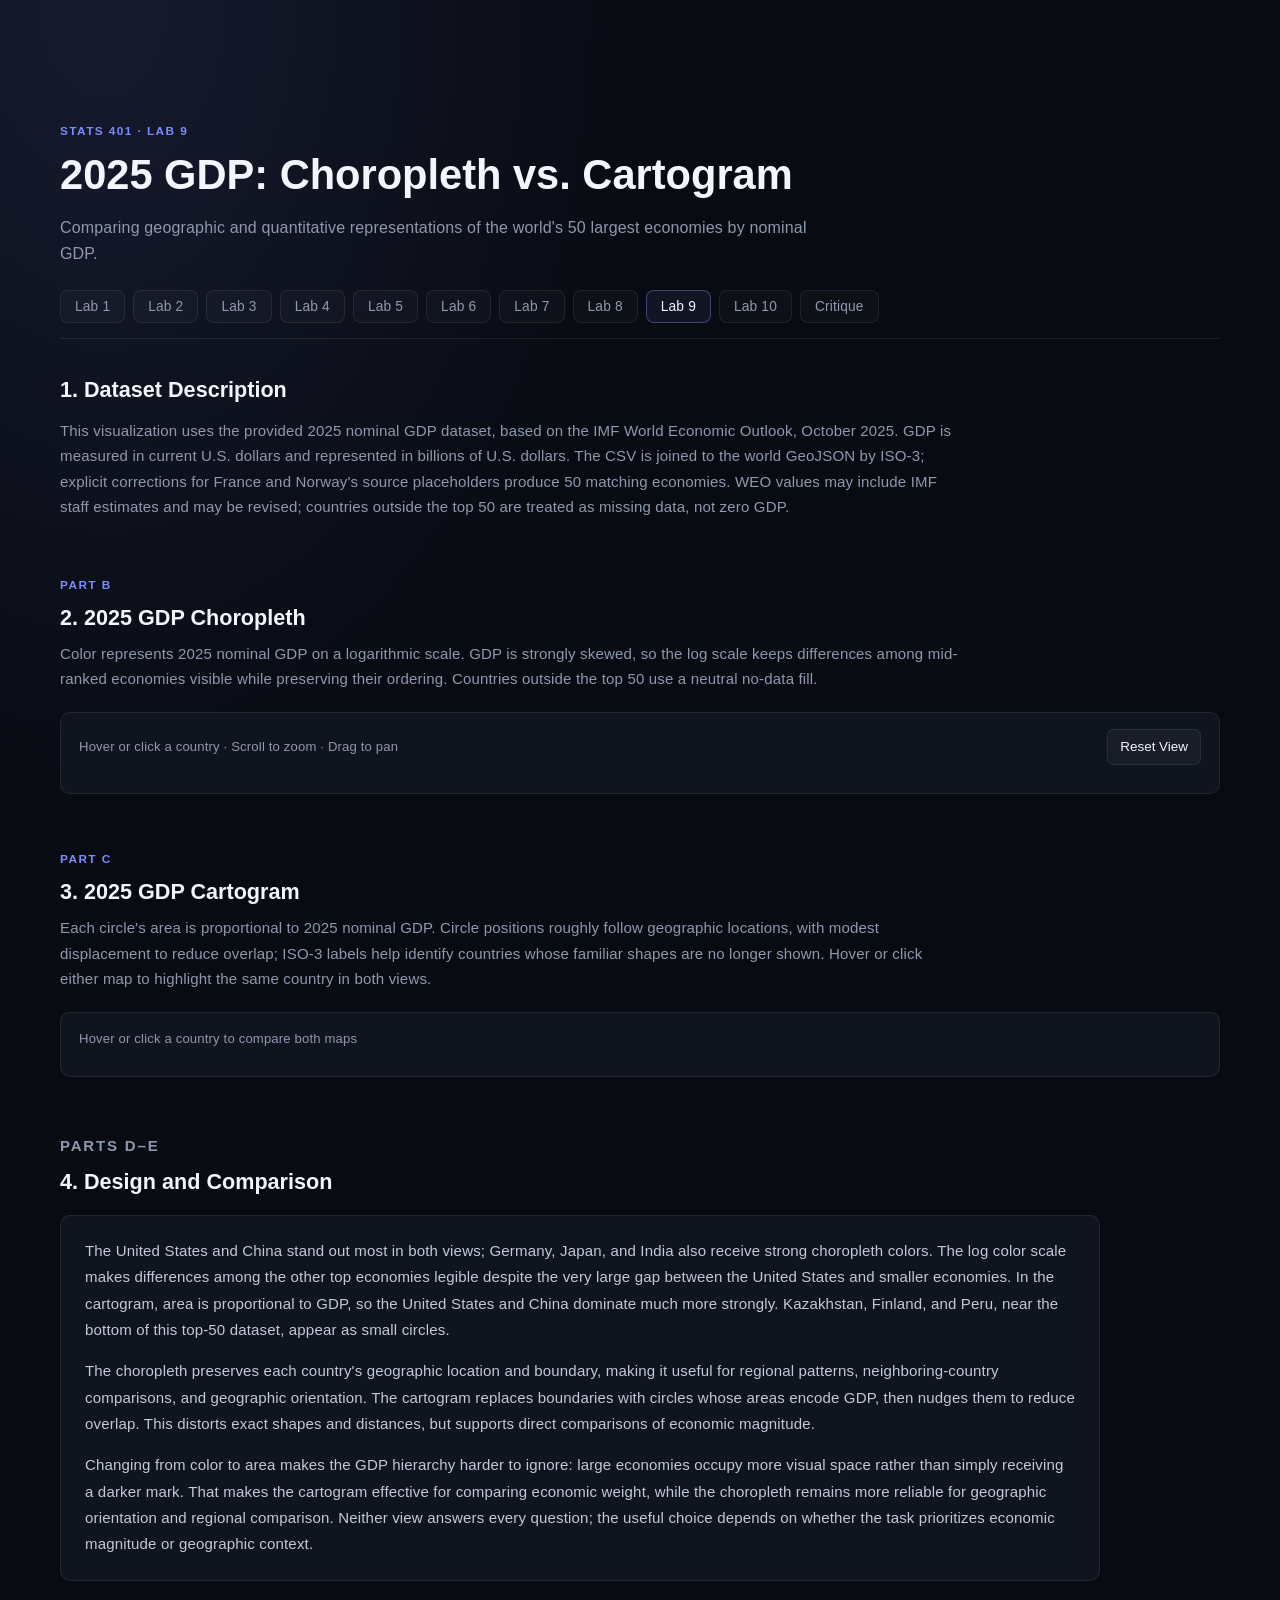
<file: stats401-labs/lab9/index.html>
<!DOCTYPE html>
<html lang="en">
<head>
    <meta charset="UTF-8">
    <meta name="viewport" content="width=device-width, initial-scale=1.0">

    <title>Lab 9 — Geospatial Visualization</title>

    <link rel="stylesheet" href="../css/style.css">
    <link rel="stylesheet" href="../css/lab9.css">

    <script src="https://d3js.org/d3.v7.min.js"></script>
</head>

<body>

    <main class="page">

        <header class="page-header">
            <p class="eyebrow">STATS 401 · LAB 9</p>
            <h1>2025 GDP: Choropleth vs. Cartogram</h1>
            <p class="subtitle">
                Comparing geographic and quantitative representations of
                the world's 50 largest economies by nominal GDP.
            </p>
        </header>
        <nav class="lab-nav" aria-label="Lab navigation">
            <a href="../lab1/index.html">Lab 1</a>
            <a href="../lab2/index.html">Lab 2</a>
            <a href="../lab3/index.html">Lab 3</a>
            <a href="../lab4/index.html">Lab 4</a>
            <a href="../lab5/index.html">Lab 5</a>
            <a href="../lab6/index.html">Lab 6</a>
            <a href="../lab7/index.html">Lab 7</a>
            <a href="../lab8/index.html">Lab 8</a>
            <a href="../lab9/index.html" aria-current="page">Lab 9</a>
            <a href="../lab10/index.html">Lab 10</a>
            <a href="../critique/index.html">Critique</a>
        </nav>

        <!-- Dataset -->
        <section class="section">
            <h2>1. Dataset Description</h2>

            <p>
                This visualization uses the provided 2025 nominal GDP dataset,
                based on the IMF World Economic Outlook, October 2025.
                GDP is measured in current U.S. dollars and represented in
                billions of U.S. dollars. The CSV is joined to the world
                GeoJSON by ISO-3; explicit corrections for France and Norway's
                source placeholders produce 50 matching economies. WEO values
                may include IMF staff estimates and may be revised; countries
                outside the top 50 are treated as missing data, not zero GDP.
            </p>
        </section>


        <!-- Choropleth -->
        <section class="section">
            <div class="section-heading">
                <div>
                    <p class="section-label">PART B</p>
                    <h2>2. 2025 GDP Choropleth</h2>
                </div>
            </div>

            <p class="description">
                Color represents 2025 nominal GDP on a logarithmic scale.
                GDP is strongly skewed, so the log scale keeps differences
                among mid-ranked economies visible while preserving their
                ordering. Countries outside the top 50 use a neutral no-data
                fill.
            </p>

            <div class="map-card">

                <div class="map-toolbar">
                    <span class="map-hint">
                        Hover or click a country · Scroll to zoom · Drag to pan
                    </span>

                    <button id="reset-choropleth">
                        Reset View
                    </button>
                </div>

                <div id="choropleth-container"></div>

                <div id="choropleth-legend"></div>

            </div>
        </section>


        <!-- Cartogram -->
        <section class="section">
            <div class="section-heading">
                <div>
                    <p class="section-label">PART C</p>
                    <h2>3. 2025 GDP Cartogram</h2>
                </div>
            </div>

            <p class="description">
                Each circle's area is proportional to 2025 nominal GDP. Circle
                positions roughly follow geographic locations, with modest
                displacement to reduce overlap; ISO-3 labels help identify
                countries whose familiar shapes are no longer shown. Hover or
                click either map to highlight the same country in both views.
            </p>

            <div class="map-card">

                <div class="map-toolbar">
                    <span class="map-hint">
                        Hover or click a country to compare both maps
                    </span>
                </div>

                <div id="cartogram-container"></div>

            </div>
        </section>


        <!-- Comparison -->
        <section class="section comparison-section">

            <p class="section-label">PARTS D–E</p>
            <h2>4. Design and Comparison</h2>

            <div class="comparison-text">

                <p>
                    The United States and China stand out most in both views;
                    Germany, Japan, and India also receive strong choropleth
                    colors. The log color scale makes differences among the
                    other top economies legible despite the very large gap
                    between the United States and smaller economies. In the
                    cartogram, area is proportional to GDP, so the United
                    States and China dominate much more strongly. Kazakhstan,
                    Finland, and Peru, near the bottom of this top-50 dataset,
                    appear as small circles.
                </p>

                <p>
                    The choropleth preserves each country's geographic location
                    and boundary, making it useful for regional patterns,
                    neighboring-country comparisons, and geographic orientation.
                    The cartogram replaces boundaries with circles whose areas
                    encode GDP, then nudges them to reduce overlap. This distorts
                    exact shapes and distances, but supports direct comparisons
                    of economic magnitude.
                </p>

                <p>
                    Changing from color to area makes the GDP hierarchy harder
                    to ignore: large economies occupy more visual space rather
                    than simply receiving a darker mark. That makes the
                    cartogram effective for comparing economic weight, while
                    the choropleth remains more reliable for geographic
                    orientation and regional comparison. Neither view answers
                    every question; the useful choice depends on whether the
                    task prioritizes economic magnitude or geographic context.
                </p>

            </div>
        </section>

    </main>

    <div id="tooltip" class="tooltip"></div>

    <script src="../js/lab9.js"></script>

</body>
</html>
</file>
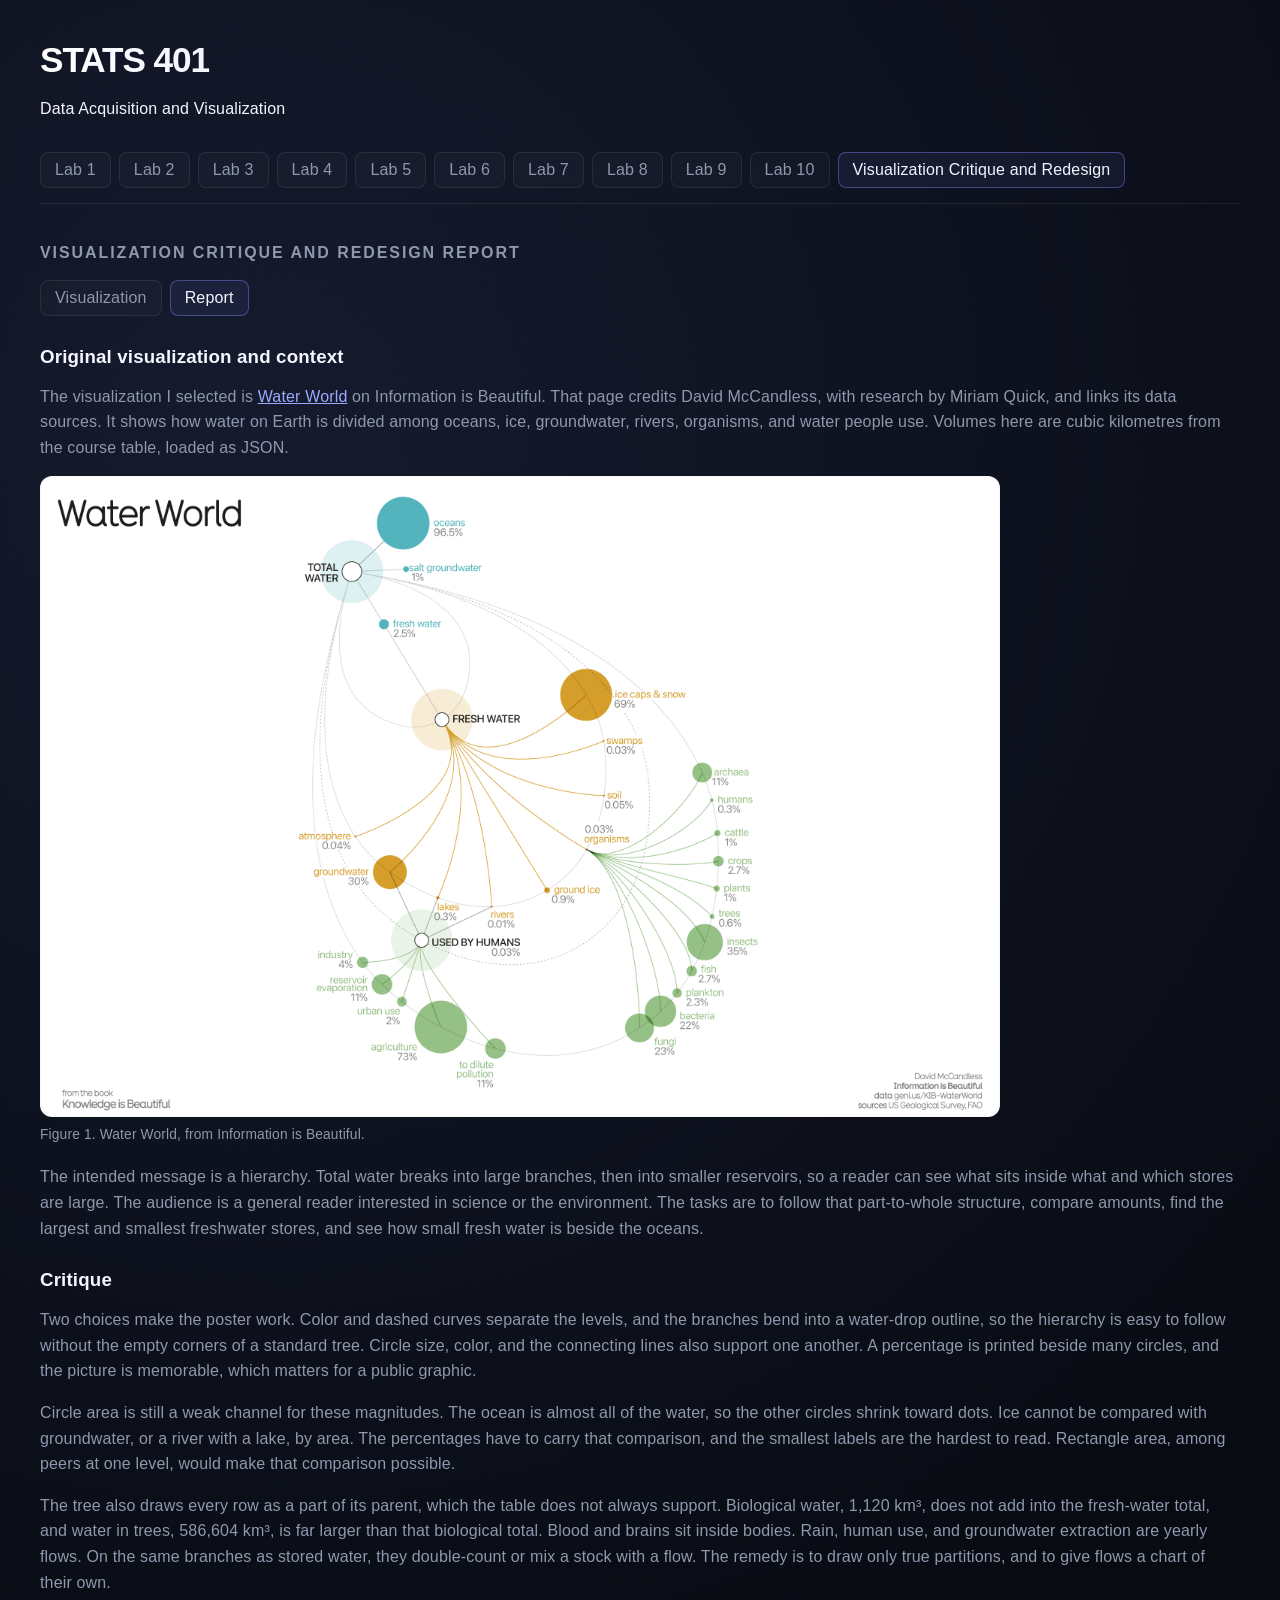
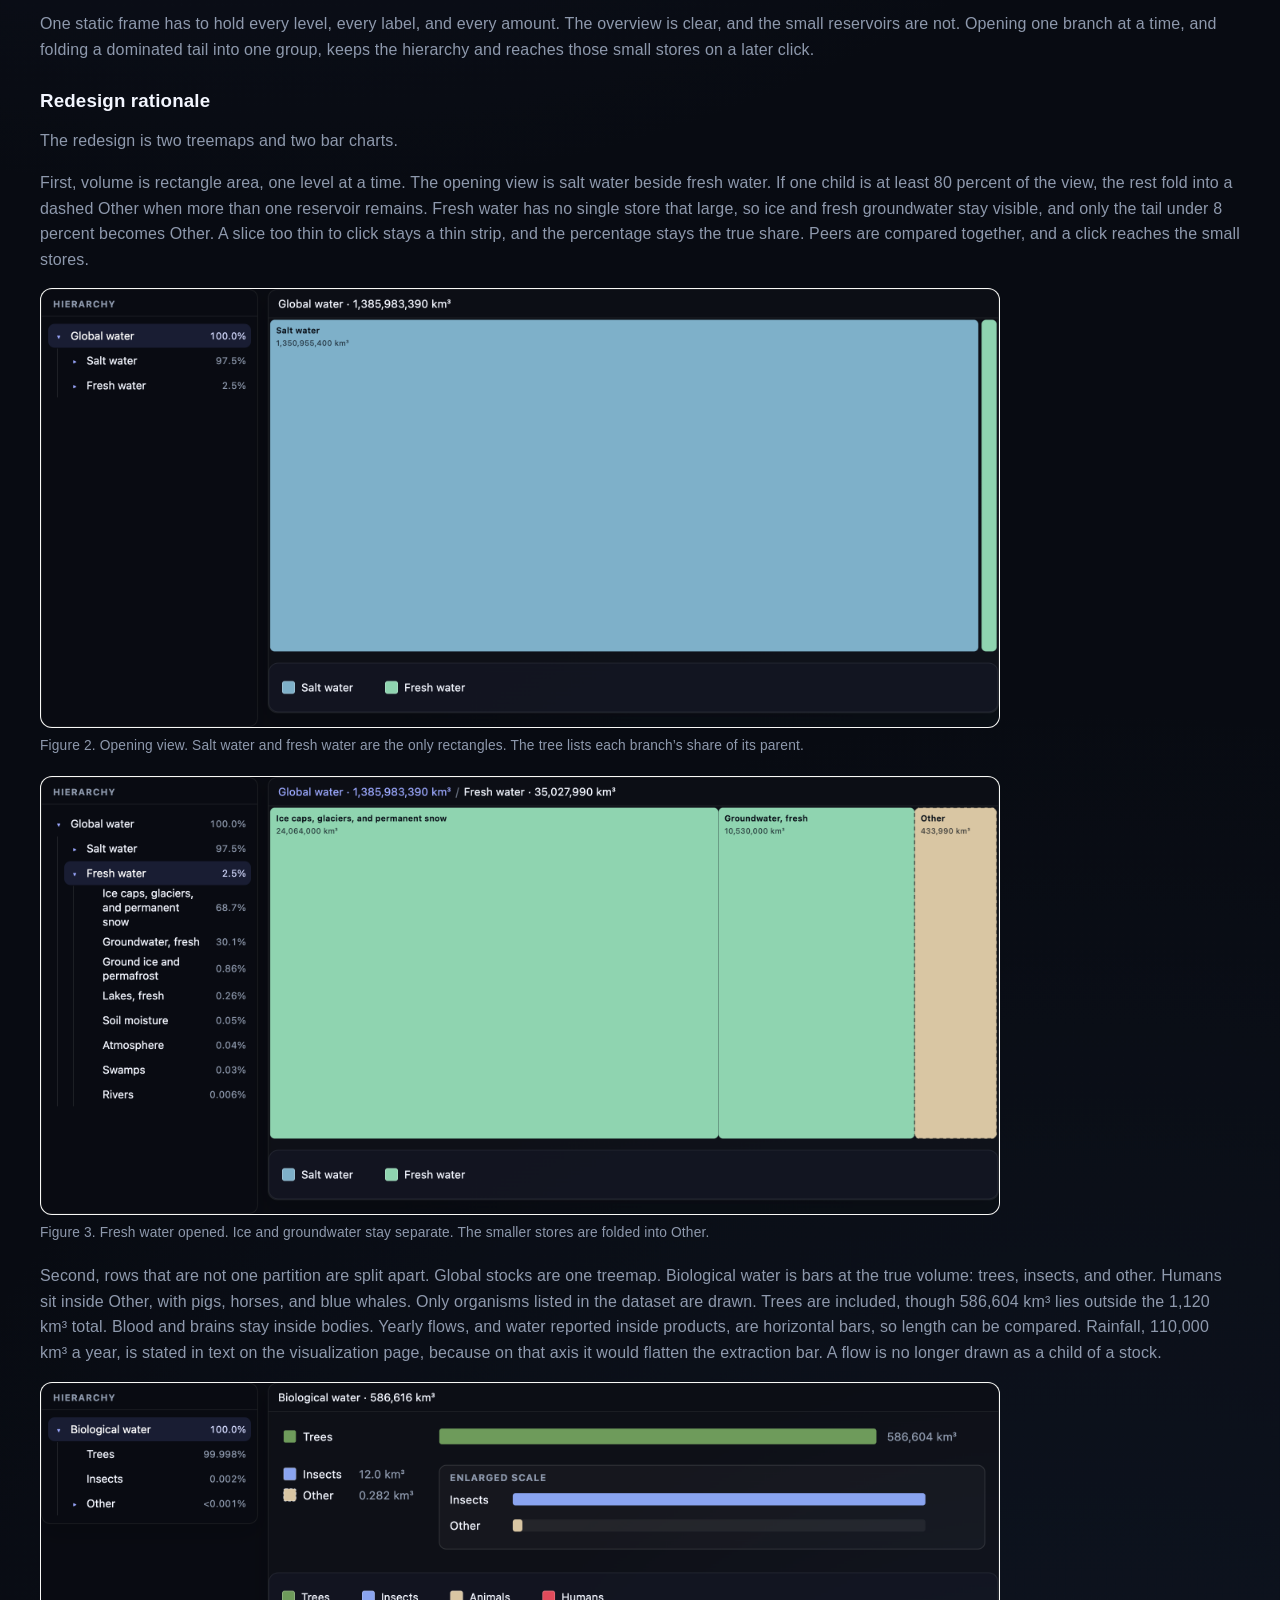
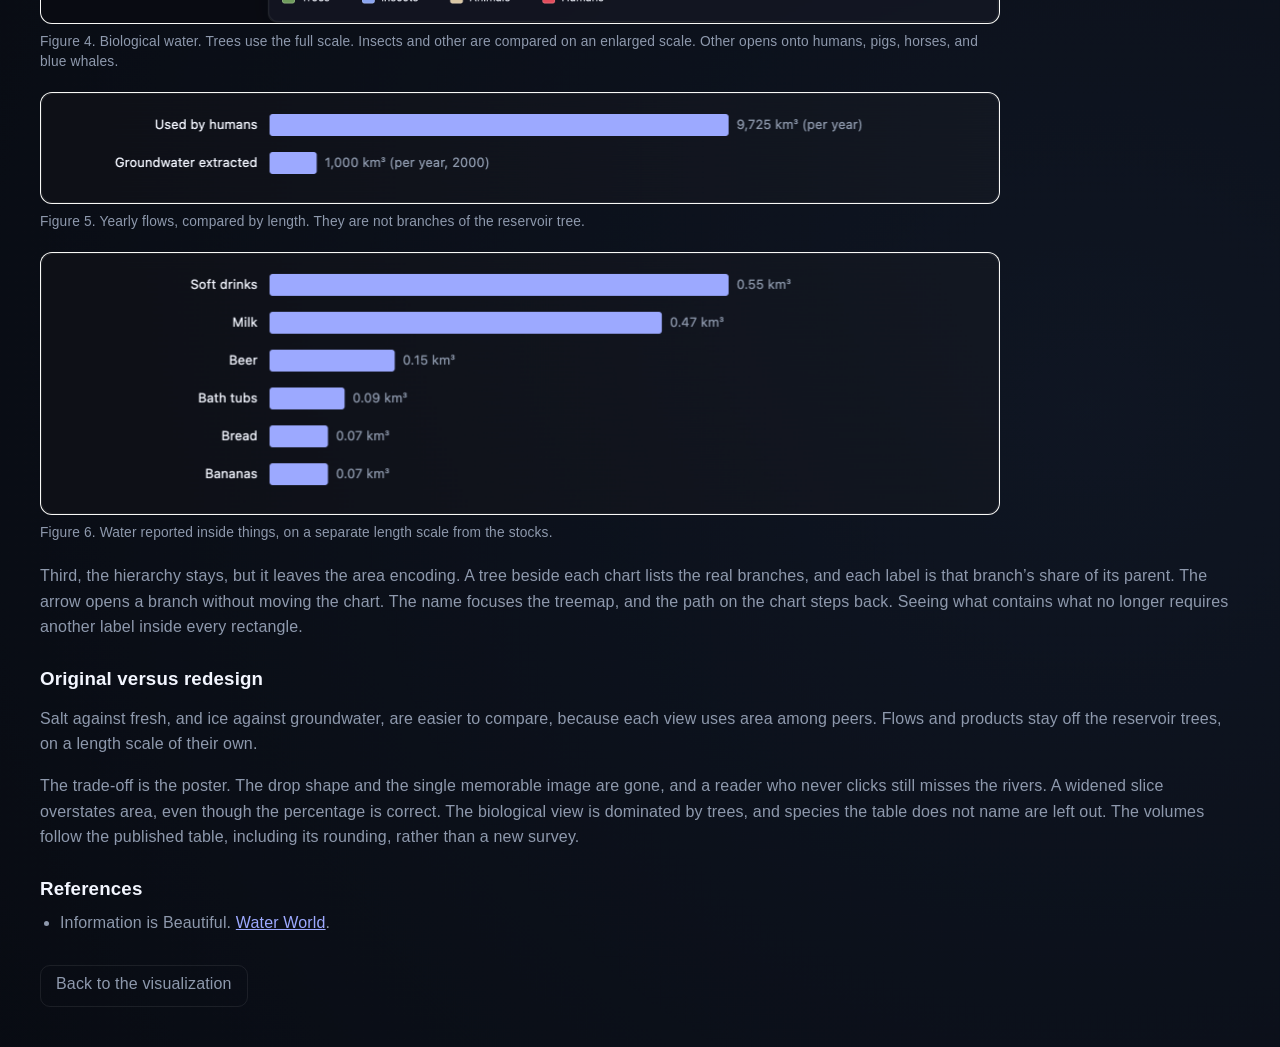
<file: stats401-labs/critique/report.html>
<!DOCTYPE html>

<html lang="en">

<head>
    <meta charset="UTF-8">
    <title>Visualization Critique and Redesign Report</title>
    <link rel="stylesheet" href="../css/style.css">
    <link rel="stylesheet" href="../css/critique.css">
</head>

<body>
    <header>
        <h1>STATS 401</h1>
        <p>Data Acquisition and Visualization</p>
    </header>
    <nav class="lab-nav">
        <a href="../lab1/index.html">Lab 1</a>
        <a href="../lab2/index.html">Lab 2</a>
        <a href="../lab3/index.html">Lab 3</a>
        <a href="../lab4/index.html">Lab 4</a>
        <a href="../lab5/index.html">Lab 5</a>
        <a href="../lab6/index.html">Lab 6</a>
        <a href="../lab7/index.html">Lab 7</a>
        <a href="../lab8/index.html">Lab 8</a>
        <a href="../lab9/index.html">Lab 9</a>
        <a href="../lab10/index.html">Lab 10</a>
        <a href="index.html" aria-current="page">Visualization Critique and Redesign</a>
    </nav>
    <main>
        <h2>Visualization Critique and Redesign Report</h2>
        <nav class="part-nav" aria-label="Project parts">
            <a href="index.html">Visualization</a>
            <a href="report.html" aria-current="page">Report</a>
        </nav>

        <section class="report-section">
            <h3>Original visualization and context</h3>
            <p>
                The visualization I selected is
                <a href="https://informationisbeautiful.net/visualizations/water-world-distribution-of-the-all-the-water-in-all-the-world/">Water World</a>
                on Information is Beautiful. That page credits David McCandless,
                with research by Miriam Quick, and links its data sources. It
                shows how water on Earth is divided among oceans, ice,
                groundwater, rivers, organisms, and water people use. Volumes
                here are cubic kilometres from the course table, loaded as JSON.
            </p>
            <figure class="report-figure">
                <img src="images/water-world-full.png" alt="Water World poster by David McCandless, a curved tree of circles sized by water volume.">
                <figcaption>
                    Figure 1. Water World, from Information is Beautiful.
                </figcaption>
            </figure>
            <p>
                The intended message is a hierarchy. Total water breaks into
                large branches, then into smaller reservoirs, so a reader can
                see what sits inside what and which stores are large. The
                audience is a general reader interested in science or the
                environment. The tasks are to follow that part-to-whole
                structure, compare amounts, find the largest and smallest
                freshwater stores, and see how small fresh water is beside
                the oceans.
            </p>

            <h3>Critique</h3>
            <p>
                Two choices make the poster work. Color and dashed curves
                separate the levels, and the branches bend into a water-drop
                outline, so the hierarchy is easy to follow without the empty
                corners of a standard tree.
                Circle size, color, and the connecting lines also support one
                another. A percentage is printed beside many circles, and the
                picture is memorable, which matters for a public graphic.
            </p>
            <p>
                Circle area is still a weak channel for these magnitudes. The
                ocean is almost all of the water, so the other circles shrink
                toward dots. Ice cannot be compared with groundwater, or a
                river with a lake, by area. The percentages have to carry that
                comparison, and the smallest labels are the hardest to read.
                Rectangle area, among peers at one level, would make that
                comparison possible.
            </p>
            <p>
                The tree also draws every row as a part of its parent, which
                the table does not always support. Biological water, 1,120 km³,
                does not add into the fresh-water total, and water in trees,
                586,604 km³, is far larger than that biological total. Blood
                and brains sit inside bodies. Rain, human use, and groundwater
                extraction are yearly flows. On the same branches as stored
                water, they double-count or mix a stock with a flow. The
                remedy is to draw only true partitions, and to give flows a
                chart of their own.
            </p>
            <p>
                One static frame has to hold every level, every label, and
                every amount. The overview is clear, and the small reservoirs
                are not. Opening one branch at a time, and folding a dominated
                tail into one group, keeps the hierarchy and reaches those
                small stores on a later click.
            </p>

            <h3>Redesign rationale</h3>
            <p>
                The redesign is two treemaps and two bar charts.
            </p>
            <p>
                First, volume is rectangle area, one level at a time. The
                opening view is salt water beside fresh water. If one child is
                at least 80 percent of the view, the rest fold into a dashed
                Other when more than one reservoir remains. Fresh
                water has no single store that large, so ice and fresh
                groundwater stay visible, and only the tail under 8 percent
                becomes Other. A slice too thin to click stays a thin strip, and
                the percentage stays the true share. Peers are compared
                together, and a click reaches the small stores.
            </p>
            <figure class="report-figure">
                <img src="images/redesign-global.png" alt="Treemap of global water with salt water filling most of the frame and a narrow fresh-water strip, plus a hierarchy of shares.">
                <figcaption>
                    Figure 2. Opening view. Salt water and fresh water are the only rectangles. The tree lists each branch’s share of its parent.
                </figcaption>
            </figure>
            <figure class="report-figure">
                <img src="images/redesign-fresh.png" alt="Fresh water treemap split into ice, fresh groundwater, and a dashed Other tile.">
                <figcaption>
                    Figure 3. Fresh water opened. Ice and groundwater stay separate. The smaller stores are folded into Other.
                </figcaption>
            </figure>
            <p>
                Second, rows that are not one partition are split apart.
                Global stocks are one treemap. Biological water is bars at the
                true volume: trees, insects, and other. Humans sit inside
                Other, with pigs, horses, and blue whales. Only organisms
                listed in the dataset are drawn. Trees are included, though
                586,604 km³ lies outside the 1,120 km³ total. Blood and brains
                stay inside bodies. Yearly flows, and
                water reported inside products, are horizontal bars, so length
                can be compared. Rainfall, 110,000 km³ a year, is stated in
                text on the visualization page, because on that axis it would
                flatten the extraction bar. A flow is no longer drawn as a
                child of a stock.
            </p>
            <figure class="report-figure">
                <img src="images/redesign-biological.png" alt="Biological water bars for trees, insects, and other, drawn at true volume, with a hierarchy beside them.">
                <figcaption>
                    Figure 4. Biological water. Trees use the full scale. Insects and other are compared on an enlarged scale. Other opens onto humans, pigs, horses, and blue whales.
                </figcaption>
            </figure>
            <figure class="report-figure">
                <img src="images/redesign-flows.png" alt="Horizontal bar chart comparing water used by humans per year with groundwater extracted in 2000.">
                <figcaption>
                    Figure 5. Yearly flows, compared by length. They are not branches of the reservoir tree.
                </figcaption>
            </figure>
            <figure class="report-figure">
                <img src="images/redesign-products.png" alt="Horizontal bar chart of water in soft drinks, milk, beer, bath tubs, bread, and bananas.">
                <figcaption>
                    Figure 6. Water reported inside things, on a separate length scale from the stocks.
                </figcaption>
            </figure>
            <p>
                Third, the hierarchy stays, but it leaves the area encoding.
                A tree beside each chart lists the real branches, and each
                label is that branch’s share of its parent. The arrow opens a
                branch without moving the chart. The name focuses the treemap,
                and the path on the chart steps back. Seeing what contains
                what no longer requires another label inside every rectangle.
            </p>

            <h3>Original versus redesign</h3>
            <p>
                Salt against fresh, and ice against groundwater, are easier to
                compare, because each view uses area among peers. Flows and
                products stay off the reservoir trees, on a length scale of
                their own.
            </p>
            <p>
                The trade-off is the poster. The drop shape and the single
                memorable image are gone, and a reader who never clicks still
                misses the rivers. A widened slice overstates area, even though
                the percentage is correct. The biological view is dominated by
                trees, and species the table does not name are left out. The volumes
                follow the published table, including its rounding, rather than
                a new survey.
            </p>

            <h3>References</h3>
            <ul class="references">
                <li>
                    Information is Beautiful.
                    <a href="https://informationisbeautiful.net/visualizations/water-world-distribution-of-the-all-the-water-in-all-the-world/">Water World</a>.
                </li>
            </ul>
        </section>
    </main>

    <div class="page-actions">
        <a href="index.html">Back to the visualization</a>
    </div>
</body>

</html>
</file>
<file: stats401-labs/css/style.css>
:root {
    --bg: #080b12;
    --panel: rgba(18, 23, 35, 0.82);
    --panel-border: rgba(255, 255, 255, 0.08);

    --text: #f3f6ff;
    --muted: #8e99ad;

    --accent: #7c8cff;
    --accent-light: #9da9ff;
    --accent-glow: rgba(124, 140, 255, 0.35);

    --grid: rgba(255, 255, 255, 0.07);

    --radius: 18px;
}


/* =========================================================
   Base
   ========================================================= */

* {
    box-sizing: border-box;
}

html {
    background: var(--bg);
}

body {
    margin: 0;

    min-height: 100vh;

    padding: 40px 20px;

    background:
        radial-gradient(
            circle at 20% 10%,
            rgba(92, 107, 192, 0.16),
            transparent 35%
        ),
        radial-gradient(
            circle at 85% 85%,
            rgba(77, 115, 180, 0.10),
            transparent 35%
        ),
        var(--bg);

    color: var(--text);

    font-family:
        -apple-system,
        BlinkMacSystemFont,
        "Segoe UI",
        sans-serif;

    letter-spacing: 0.01em;
}


/* =========================================================
   Main content
   ========================================================= */

body > * {
    max-width: 1200px;
    margin-left: auto;
    margin-right: auto;
}


h1 {
    margin-top: 0;
    margin-bottom: 12px;

    font-size: 2.2rem;
    font-weight: 700;

    letter-spacing: -0.03em;

    background: linear-gradient(
        90deg,
        #ffffff,
        #aeb8ff
    );

    -webkit-background-clip: text;
    background-clip: text;

    color: transparent;
}


h2 {
    margin-top: 40px;
    margin-bottom: 18px;

    font-size: 1rem;
    font-weight: 600;

    text-transform: uppercase;
    letter-spacing: 0.12em;

    color: var(--muted);
}


p {
    line-height: 1.6;
}


/* =========================================================
   Lab navigation
   ========================================================= */

.lab-nav {
    display: flex;

    flex-wrap: wrap;

    gap: 8px;

    margin-top: 30px;
    margin-bottom: 30px;

    padding-bottom: 15px;

    border-bottom:
        1px solid var(--panel-border);
}


.lab-nav a {
    padding: 8px 14px;

    color: var(--muted);

    text-decoration: none;

    background:
        rgba(255, 255, 255, 0.025);

    border:
        1px solid var(--panel-border);

    border-radius: 8px;

    transition:
        color 0.2s ease,
        background 0.2s ease,
        border-color 0.2s ease,
        transform 0.2s ease;
}


.lab-nav a:hover,
.lab-nav a[aria-current="page"] {
    color: var(--text);

    background:
        rgba(124, 140, 255, 0.08);

    border-color:
        rgba(124, 140, 255, 0.4);

    transform: translateY(-2px);
}

.lab-nav a[aria-current="page"] {
    transform: none;
}


/* =========================================================
   Common links
   ========================================================= */

a {
    color: var(--accent-light);

    transition:
        color 0.2s ease;
}


a:hover {
    color: #ffffff;
}
</file>
<file: stats401-labs/css/lab9.css>
:root {
    --lab9-ink: var(--text, #f3f6ff);
    --lab9-muted: var(--muted, #9aa4b8);
    --lab9-panel: var(--panel, rgba(18, 23, 35, 0.82));
    --lab9-border: var(--panel-border, rgba(255, 255, 255, 0.1));
    --lab9-accent: var(--accent, #7c8cff);
    --lab9-grid: rgba(255, 255, 255, 0.07);
}

* {
    box-sizing: border-box;
}

body {
    margin: 0;
    color: var(--lab9-ink);
    font-family: -apple-system, BlinkMacSystemFont, "Segoe UI", sans-serif;
    background:
        radial-gradient(ellipse at 8% 0%, rgba(124, 140, 255, 0.12), transparent 34rem),
        var(--bg, #080b12);
}

.lab-nav {
    max-width: 1440px;
    margin: 0 auto;
    padding: 18px 40px 14px;
}

.lab-nav a {
    font-size: 0.86rem;
}

.page {
    max-width: 1440px;
    margin: 0 auto;
    padding: 48px 40px 88px;
}

.page-header {
    margin: 0 0 22px;
    padding: 34px 0 0;
    border-bottom: 0;
}

.page > .lab-nav {
    max-width: none;
    margin: 0 0 38px;
    padding: 0 0 15px;
}

.eyebrow,
.section-label {
    margin: 0 0 10px;
    color: var(--lab9-accent);
    font-size: 0.74rem;
    font-weight: 700;
    letter-spacing: 0.12em;
    text-transform: uppercase;
}

.page-header h1 {
    max-width: 900px;
    margin: 0;
    color: var(--lab9-ink);
    font-size: 2.6rem;
    line-height: 1.15;
    letter-spacing: 0;
    background: none;
    -webkit-text-fill-color: currentColor;
}

.subtitle {
    max-width: 780px;
    margin: 16px 0 0;
    color: var(--lab9-muted);
    font-size: 1rem;
    line-height: 1.65;
}

.section {
    margin: 0 0 56px;
}

.section h2 {
    margin: 0;
    color: var(--lab9-ink);
    font-size: 1.35rem;
    font-weight: 650;
    letter-spacing: 0;
    text-transform: none;
}

.section-heading {
    margin-bottom: 8px;
}

.section > p,
.description {
    max-width: 900px;
    color: var(--lab9-muted);
    font-size: 0.94rem;
    line-height: 1.7;
}

.description {
    margin: 10px 0 0;
}

.map-card,
.comparison-text {
    margin-top: 20px;
    padding: 16px 18px;
    background: var(--lab9-panel);
    border: 1px solid var(--lab9-border);
    border-radius: 10px;
}

.map-toolbar {
    display: flex;
    justify-content: space-between;
    align-items: center;
    gap: 12px;
    margin-bottom: 12px;
}

.map-hint {
    color: var(--lab9-muted);
    font-size: 0.82rem;
    line-height: 1.5;
}

button {
    min-height: 36px;
    padding: 0 12px;
    color: var(--lab9-ink);
    font: inherit;
    font-size: 0.84rem;
    background: rgba(255, 255, 255, 0.04);
    border: 1px solid var(--lab9-border);
    border-radius: 7px;
    cursor: pointer;
}

button:hover {
    background: rgba(124, 140, 255, 0.12);
    border-color: rgba(124, 140, 255, 0.42);
}

.map-svg {
    display: block;
    width: 100%;
    height: auto;
    overflow: visible;
}

.country {
    stroke: #78839a;
    stroke-width: 0.65px;
    transition: opacity 0.15s, stroke-width 0.15s;
    cursor: pointer;
}

.cartogram-country {
    cursor: pointer;
}

.cartogram-land {
    fill: #202a39;
    stroke: #080b12;
    stroke-width: 0.7px;
    pointer-events: none;
}

.cartogram-label {
    fill: #172033;
    font-weight: 700;
    text-anchor: middle;
    dominant-baseline: central;
    pointer-events: none;
}

.country:hover {
    stroke: #ffffff;
    stroke-width: 1.8px;
}

.legend-title {
    fill: var(--lab9-ink);
    font-size: 12px;
    font-weight: 600;
}

#choropleth-legend {
    display: flex;
    flex-wrap: wrap;
    align-items: center;
    gap: 8px 18px;
    margin-top: 10px;
}

#choropleth-legend svg {
    max-width: 100%;
    height: auto;
}

.legend-missing {
    display: inline-flex;
    align-items: center;
    gap: 7px;
    color: var(--lab9-muted);
    font-size: 0.78rem;
}

.legend-missing span {
    width: 13px;
    height: 13px;
    background: #343b48;
    border: 1px solid rgba(255, 255, 255, 0.28);
}

.tooltip {
    position: fixed;
    z-index: 1000;
    max-width: min(260px, calc(100vw - 24px));
    padding: 10px 12px;
    color: var(--lab9-ink);
    background: rgba(10, 13, 21, 0.96);
    border: 1px solid var(--lab9-border);
    border-radius: 7px;
    box-shadow: 0 8px 24px rgba(0, 0, 0, 0.3);
    font-size: 0.82rem;
    line-height: 1.5;
    opacity: 0;
    pointer-events: none;
}

.tooltip .country-name {
    margin-bottom: 3px;
    color: #ffffff;
    font-weight: 700;
}

.tooltip .gdp {
    color: #c3cada;
}

.comparison-section {
    max-width: 1040px;
}

.comparison-text {
    padding: 22px 24px;
}

.comparison-text p {
    margin: 0 0 15px;
    color: #c2c9d8;
    font-size: 0.94rem;
    line-height: 1.75;
}

.comparison-text p:last-child {
    margin-bottom: 0;
}

@media (max-width: 800px) {
    .lab-nav {
        padding: 14px 18px 12px;
    }

    .page {
        padding: 30px 18px 64px;
    }

    .page-header {
        margin-bottom: 18px;
        padding: 24px 0 0;
    }

    .page-header h1 {
        font-size: 2rem;
    }

    .section {
        margin-bottom: 42px;
    }

    .map-card {
        padding: 12px;
    }

    .map-toolbar {
        align-items: flex-start;
        flex-direction: column;
    }

    .comparison-text {
        padding: 18px;
    }
}
</file>
<file: stats401-labs/css/critique.css>
.dataset-section,
.analysis-section,
.chart-section,
.report-section {
    margin: 30px 0;
    color: var(--muted);
}

.dataset-section h3,
.analysis-section h3,
.chart-section h3,
.report-section h3 {
    margin: 28px 0 10px;
    color: var(--text);
}

.chart-section h3:first-child,
.report-section h3:first-child {
    margin-top: 0;
}

.dataset-section p,
.analysis-section p,
.analysis-section li,
.chart-section p,
.report-section p,
.report-section li,
.chart-note {
    line-height: 1.6;
}

.dataset-section h4,
.analysis-section h4,
.chart-section h4,
.report-section h4 {
    margin: 22px 0 8px;
    color: var(--text);
    font-size: 0.95rem;
}

.part-nav {
    display: flex;
    flex-wrap: wrap;
    gap: 8px;
    margin: 0 0 18px;
}

.part-nav a {
    padding: 8px 14px;
    color: var(--muted);
    text-decoration: none;
    background: rgba(255, 255, 255, 0.025);
    border: 1px solid var(--panel-border);
    border-radius: 8px;
}

.part-nav a:hover,
.part-nav a[aria-current="page"] {
    color: var(--text);
    background: rgba(124, 140, 255, 0.08);
    border-color: rgba(124, 140, 255, 0.4);
}

.report-figure {
    margin: 16px 0 20px;
}

.report-figure img {
    display: block;
    width: min(100%, 960px);
    height: auto;
    border: 1px solid var(--panel-border);
    border-radius: 12px;
    background: #f7f7f5;
}

.report-figure figcaption {
    max-width: 960px;
    margin-top: 8px;
    color: var(--muted);
    font-size: 0.86rem;
    line-height: 1.45;
}

.references {
    margin: 8px 0 0;
    padding-left: 20px;
}

.references li {
    margin: 8px 0;
}

.dataset-section ul,
.analysis-section ul {
    margin: 0 0 8px;
    padding-left: 20px;
}

.chart-note {
    max-width: 960px;
    margin: 0 0 12px;
    font-size: 0.92rem;
}

.page-actions {
    display: flex;
    max-width: 1200px;
    margin: 28px auto 0;
}

.page-actions a {
    display: inline-flex;
    min-height: 42px;
    padding: 9px 15px;
    color: var(--muted);
    text-decoration: none;
    border: 1px solid var(--panel-border);
    border-radius: 10px;
}

.zoom-shortcuts {
    display: flex;
    flex-wrap: wrap;
    gap: 8px;
    margin: 4px 0 10px;
}

.zoom-shortcuts button {
    padding: 7px 12px;
    color: var(--muted);
    font: inherit;
    font-size: 0.86rem;
    background: rgba(255, 255, 255, 0.03);
    border: 1px solid var(--panel-border);
    border-radius: 8px;
    cursor: pointer;
}

.zoom-shortcuts button:hover,
.zoom-shortcuts button.is-current {
    color: var(--text);
    background: rgba(124, 140, 255, 0.12);
    border-color: rgba(124, 140, 255, 0.45);
}

.treemap-layout {
    display: grid;
    grid-template-columns: 272px minmax(0, 1fr);
    gap: 12px;
    align-items: start;
    width: 100%;
    margin-top: 8px;
}

.treemap-main,
.tree-nav {
    border: 1px solid rgba(255, 255, 255, 0.08);
    border-radius: 12px;
    background: rgba(255, 255, 255, 0.02);
    box-shadow: 0 10px 30px rgba(0, 0, 0, 0.18);
}

.treemap-main {
    min-width: 0;
    overflow: hidden;
}

.tree-nav {
    display: flex;
    flex-direction: column;
    height: 548px;
    color: var(--muted);
    font-size: 0.86rem;
    background: rgba(8, 11, 18, 0.55);
}

.tree-heading {
    flex: 0 0 auto;
    padding: 11px 14px 8px;
    color: var(--muted);
    font-size: 0.72rem;
    font-weight: 700;
    letter-spacing: 0.08em;
    text-transform: uppercase;
    border-bottom: 1px solid rgba(255, 255, 255, 0.08);
}

.tree-body {
    flex: 1 1 auto;
    min-height: 0;
    overflow: auto;
    padding: 8px;
}

.tree-nav ul {
    list-style: none;
    margin: 0;
    padding: 0;
}

.tree-nav ul ul {
    margin: 0 0 2px 11px;
    padding-left: 8px;
    border-left: 1px solid rgba(255, 255, 255, 0.1);
}

.tree-row {
    display: flex;
    align-items: center;
    gap: 4px;
    min-height: 30px;
    margin: 1px 0;
    padding: 0 6px 0 2px;
    border-radius: 8px;
}

.tree-row:hover {
    background: rgba(255, 255, 255, 0.04);
}

.tree-row.is-current {
    background: rgba(124, 140, 255, 0.14);
}

.tree-toggle,
.tree-label {
    padding: 0;
    color: var(--muted);
    font: inherit;
    background: none;
    border: 0;
}

.tree-toggle {
    width: 22px;
    height: 22px;
    flex: 0 0 22px;
    color: var(--accent-light);
    cursor: pointer;
    border-radius: 6px;
}

.tree-toggle:hover {
    color: #ffffff;
    background: rgba(124, 140, 255, 0.16);
}

.tree-toggle.is-empty {
    cursor: default;
}

.tree-toggle.is-empty:hover {
    background: none;
}

.tree-label {
    flex: 1 1 auto;
    min-width: 0;
    color: var(--text);
    cursor: pointer;
    text-align: left;
    line-height: 1.3;
}

.tree-label:hover,
.tree-row.is-current .tree-label {
    color: #ffffff;
}

.tree-share {
    flex: 0 0 auto;
    margin-left: 8px;
    color: var(--muted);
    font-size: 0.75rem;
    font-variant-numeric: tabular-nums;
}

.tree-row.is-current .tree-share {
    color: #d5dbff;
}

.treemap-nav {
    display: flex;
    flex-wrap: wrap;
    align-items: center;
    gap: 0;
    padding: 9px 12px;
    color: var(--muted);
    font-size: 0.86rem;
    background: rgba(8, 11, 18, 0.45);
    border-bottom: 1px solid rgba(255, 255, 255, 0.08);
}

.treemap-nav .crumb {
    cursor: pointer;
    color: var(--accent-light);
}

.treemap-nav .crumb:hover {
    color: #ffffff;
}

.treemap-nav .crumb.is-current {
    cursor: default;
    color: var(--text);
}

.treemap-nav .crumb-sep {
    margin: 0 6px;
    color: rgba(142, 153, 173, 0.7);
}

.treemap-main .zoom-back {
    cursor: pointer;
}

.treemap-main svg {
    display: block;
    width: 100%;
    height: auto;
}

.treemap-main .leaf {
    cursor: pointer;
}

.treemap-main .leaf.is-leaf {
    cursor: default;
}

.treemap-main .leaf.is-hovered rect {
    stroke: #ffffff;
    stroke-width: 1.6px;
}

.treemap-main .parent-node {
    pointer-events: none;
}

.treemap-main .parent-label,
.treemap-main .area-label,
.treemap-main .leaf-label {
    pointer-events: none;
}

.treemap-main .parent-label {
    fill: rgba(243, 246, 255, 0.88);
    font-size: 11px;
    font-weight: 700;
    letter-spacing: 0.04em;
}

.treemap-main .area-label {
    fill: rgba(243, 246, 255, 0.62);
    font-size: 10px;
    font-weight: 600;
}

.treemap-main .leaf-label {
    fill: #081018;
    font-size: 11px;
    font-weight: 650;
}

.treemap-main .leaf-label.sub {
    font-size: 10px;
    font-weight: 500;
    fill: rgba(8, 16, 24, 0.72);
}

.legend {
    display: flex;
    flex-wrap: wrap;
    gap: 28px 40px;
    width: min(100%, 960px);
    margin-top: 12px;
    padding: 14px 16px;
    background: rgba(18, 23, 35, 0.72);
    border: 1px solid var(--panel-border);
    border-radius: 12px;
}

.legend-block {
    min-width: 180px;
    max-width: 560px;
}

.legend-title {
    margin-bottom: 8px;
    color: var(--muted);
    font-size: 0.72rem;
    font-weight: 700;
    letter-spacing: 0.08em;
    text-transform: uppercase;
}

.legend-row {
    display: flex;
    align-items: center;
    gap: 8px;
    margin: 6px 0;
    color: var(--text);
    font-size: 0.86rem;
    line-height: 1.45;
}

.legend-swatch {
    width: 16px;
    height: 16px;
    flex: 0 0 16px;
    border-radius: 3px;
    border: 1px solid rgba(255, 255, 255, 0.2);
}

.bar-chart {
    width: min(100%, 960px);
    margin: 0 0 18px;
    padding: 12px 8px;
    border: 1px solid rgba(255, 255, 255, 0.08);
    border-radius: 12px;
    background: rgba(255, 255, 255, 0.02);
    overflow-x: auto;
}

.bar-chart svg,
.share-bars svg {
    display: block;
    max-width: 100%;
    height: auto;
}

.share-bars {
    padding: 8px 8px 4px;
}

.share-bars .row-label,
.share-bars .row-value {
    fill: var(--text);
    font-size: 13px;
}

.share-bars .row-value {
    fill: var(--muted);
}

.share-bars .bar-track {
    fill: rgba(255, 255, 255, 0.06);
}

.share-bars .leaf.can-open {
    cursor: pointer;
}

.share-bars .leaf.is-hovered .bar-track {
    fill: rgba(255, 255, 255, 0.12);
}

.share-bars .inset-frame {
    fill: rgba(255, 255, 255, 0.03);
    stroke: rgba(255, 255, 255, 0.14);
}

.share-bars .inset-title {
    fill: var(--muted);
    font-size: 11px;
    font-weight: 700;
    letter-spacing: 0.06em;
    text-transform: uppercase;
}

#treemap-biological .tree-nav {
    height: auto;
    max-height: 548px;
}

#treemap-biological .tree-body {
    flex: none;
    max-height: 460px;
}

.split-label {
    fill: #081018;
    font-size: 13px;
    font-weight: 650;
}

.bar-label,
.bar-value {
    fill: var(--text);
    font-size: 13px;
}

.bar-value {
    fill: var(--muted);
}

.tooltip {
    position: fixed;
    z-index: 20;
    opacity: 0;
    pointer-events: none;
    background: rgba(8, 11, 18, 0.96);
    border: 1px solid rgba(124, 140, 255, 0.45);
    padding: 8px 10px;
    border-radius: 7px;
    font-size: 13px;
    line-height: 1.45;
    color: var(--text);
    box-shadow: 0 8px 20px rgba(0, 0, 0, 0.28);
    width: max-content;
    max-width: min(320px, calc(100vw - 16px));
    margin: 0;
    white-space: normal;
}

.tooltip strong {
    color: #ffffff;
}
</file>
